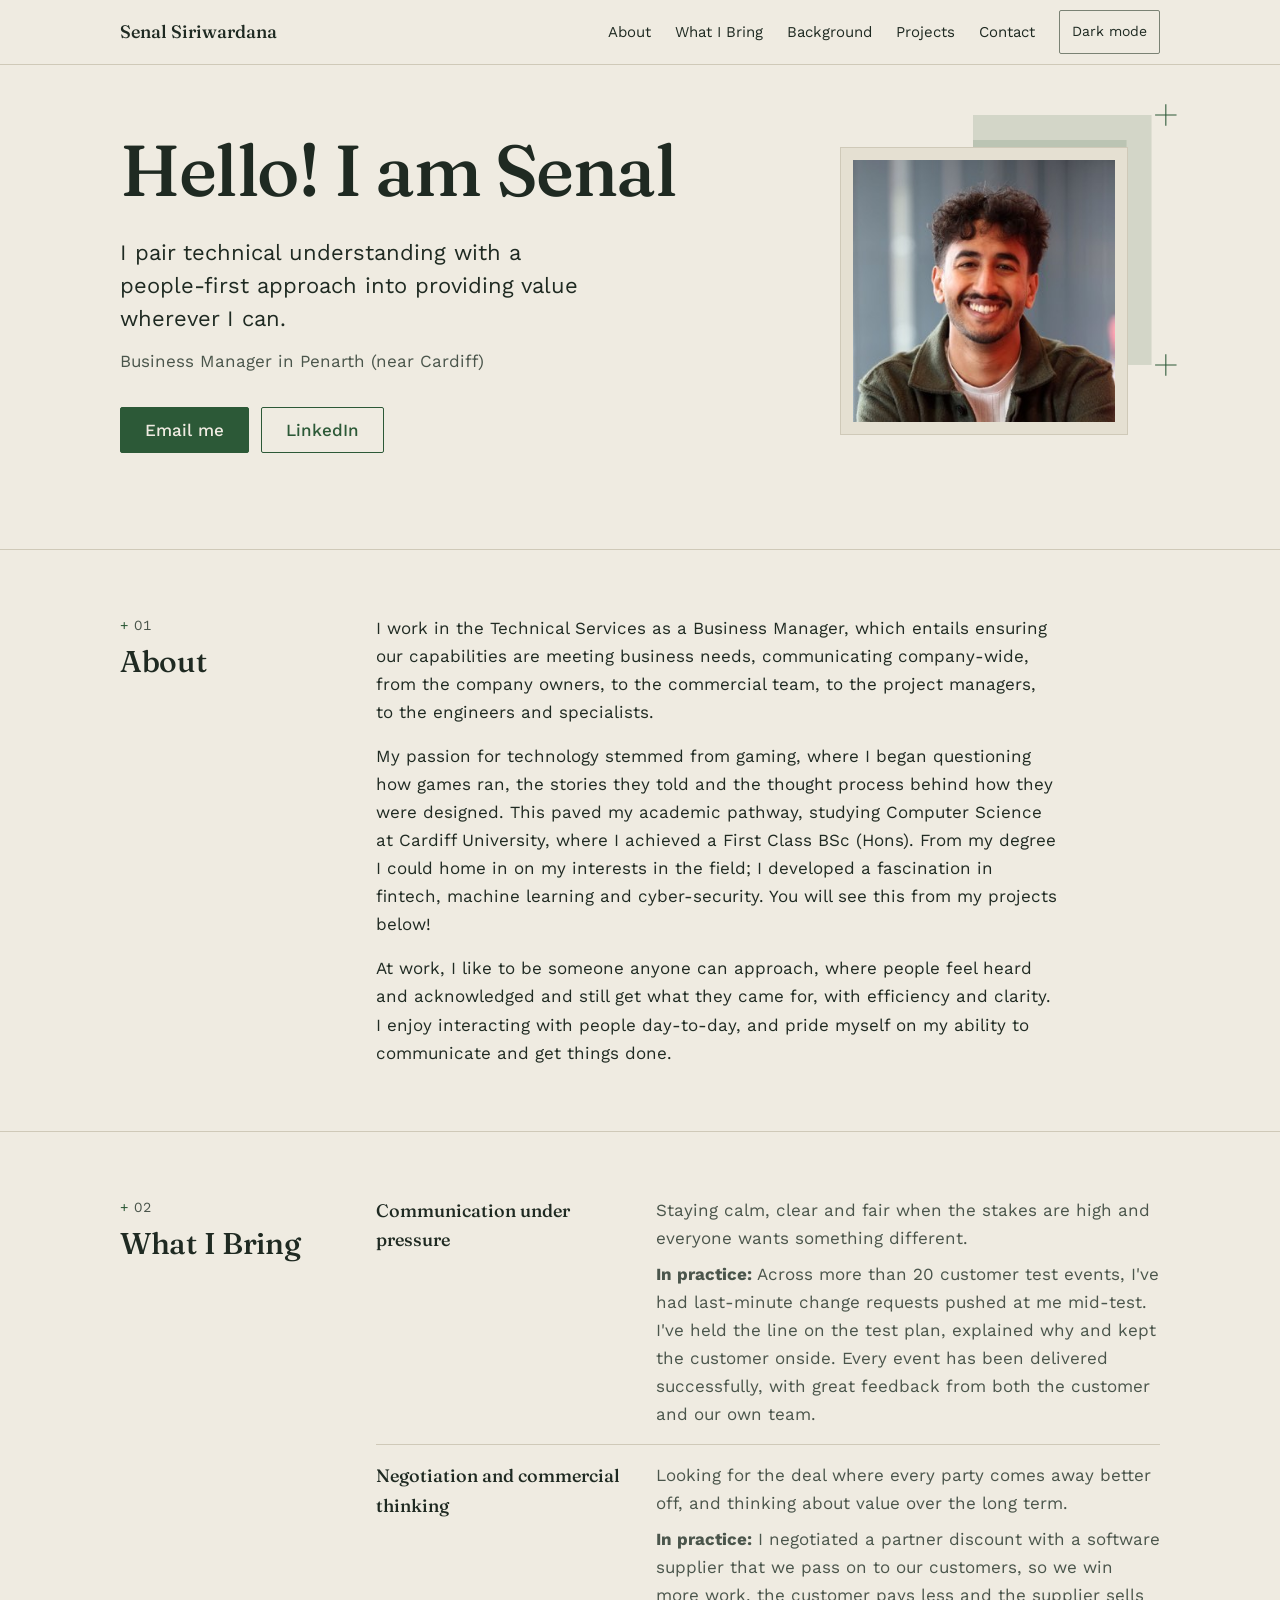
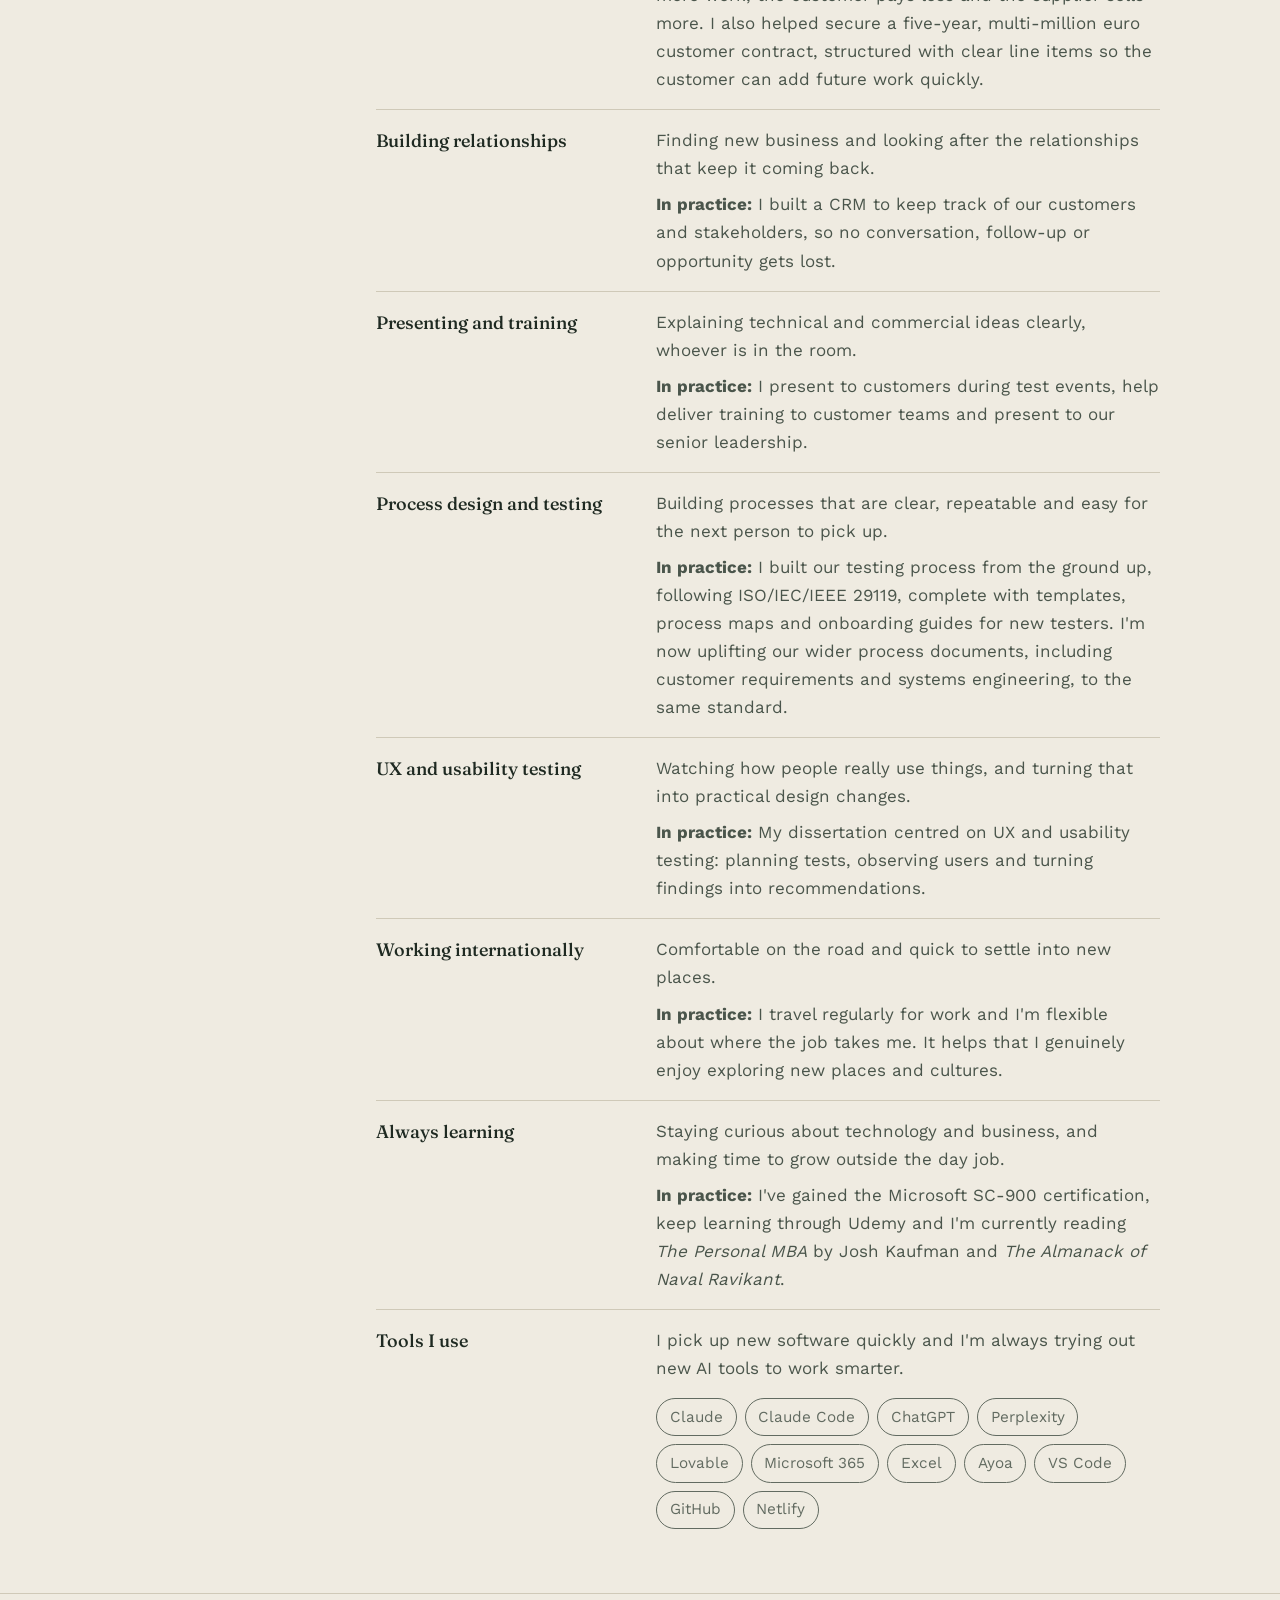
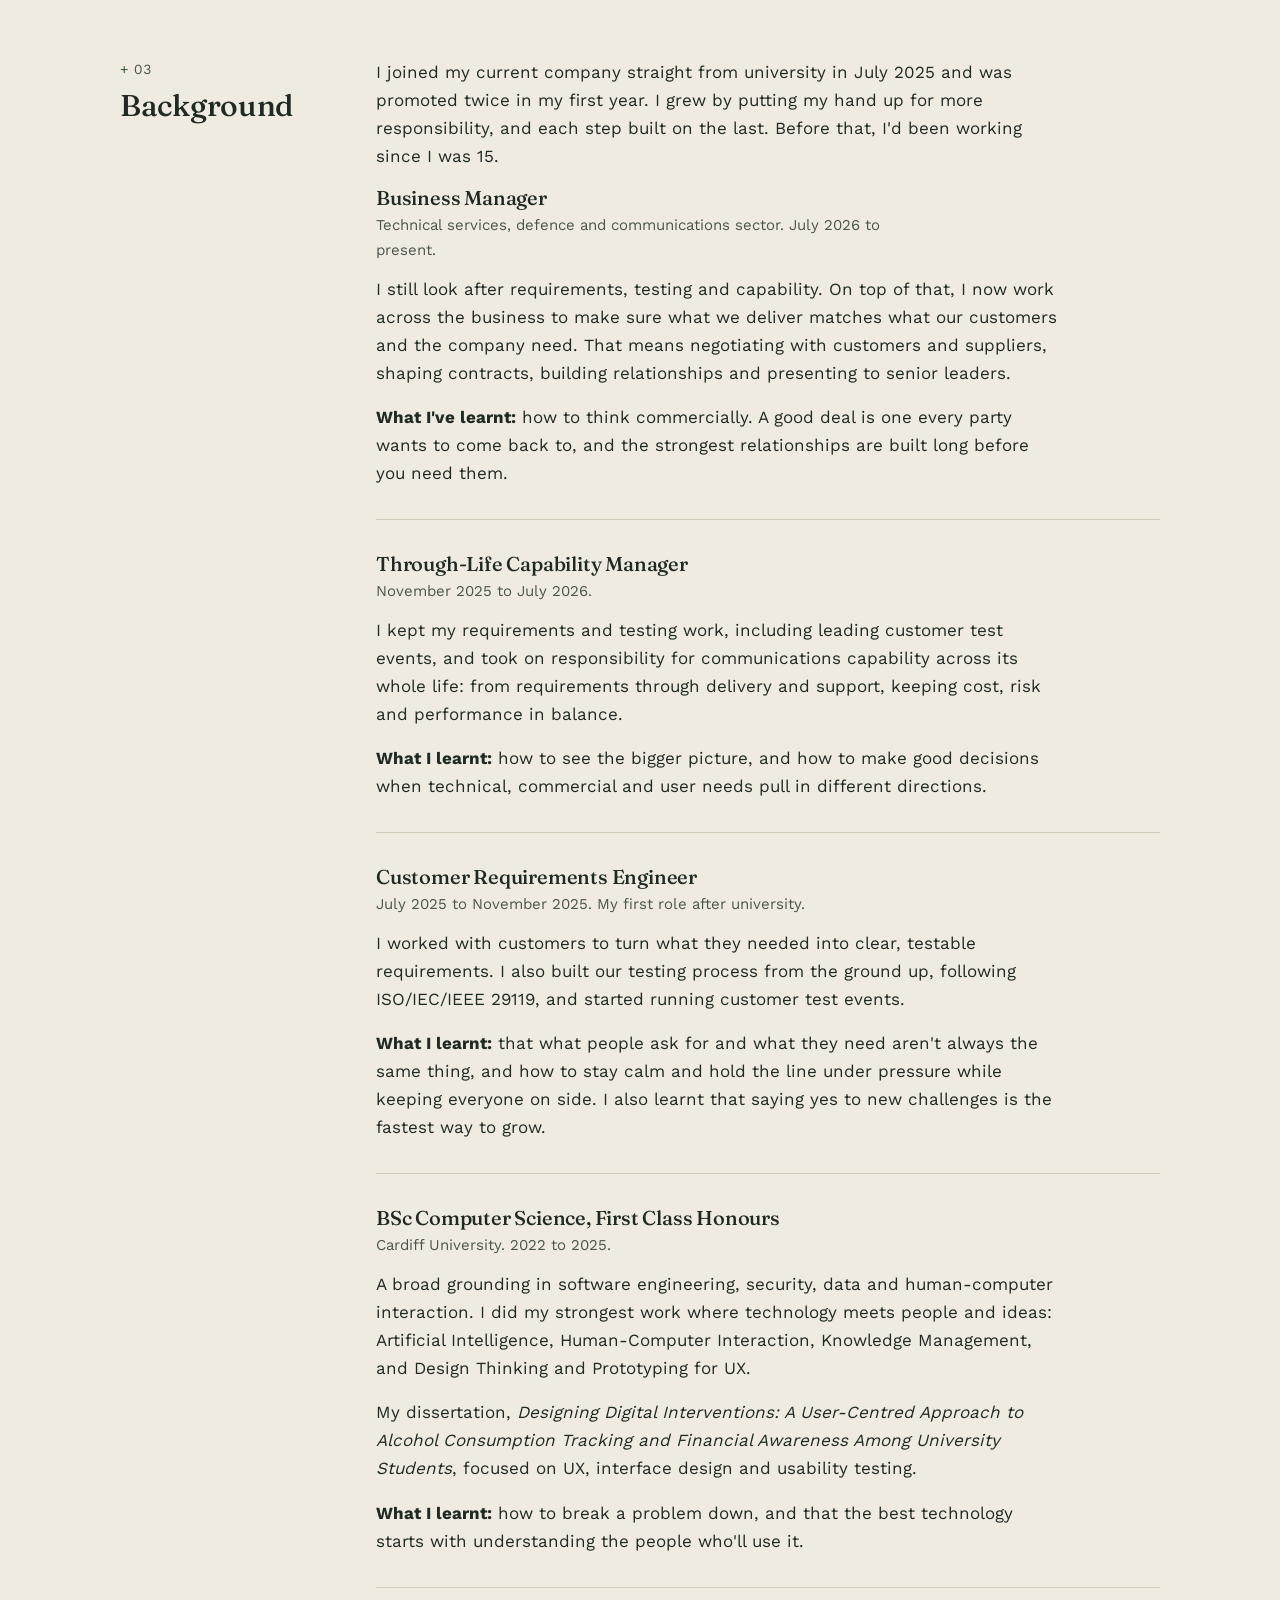
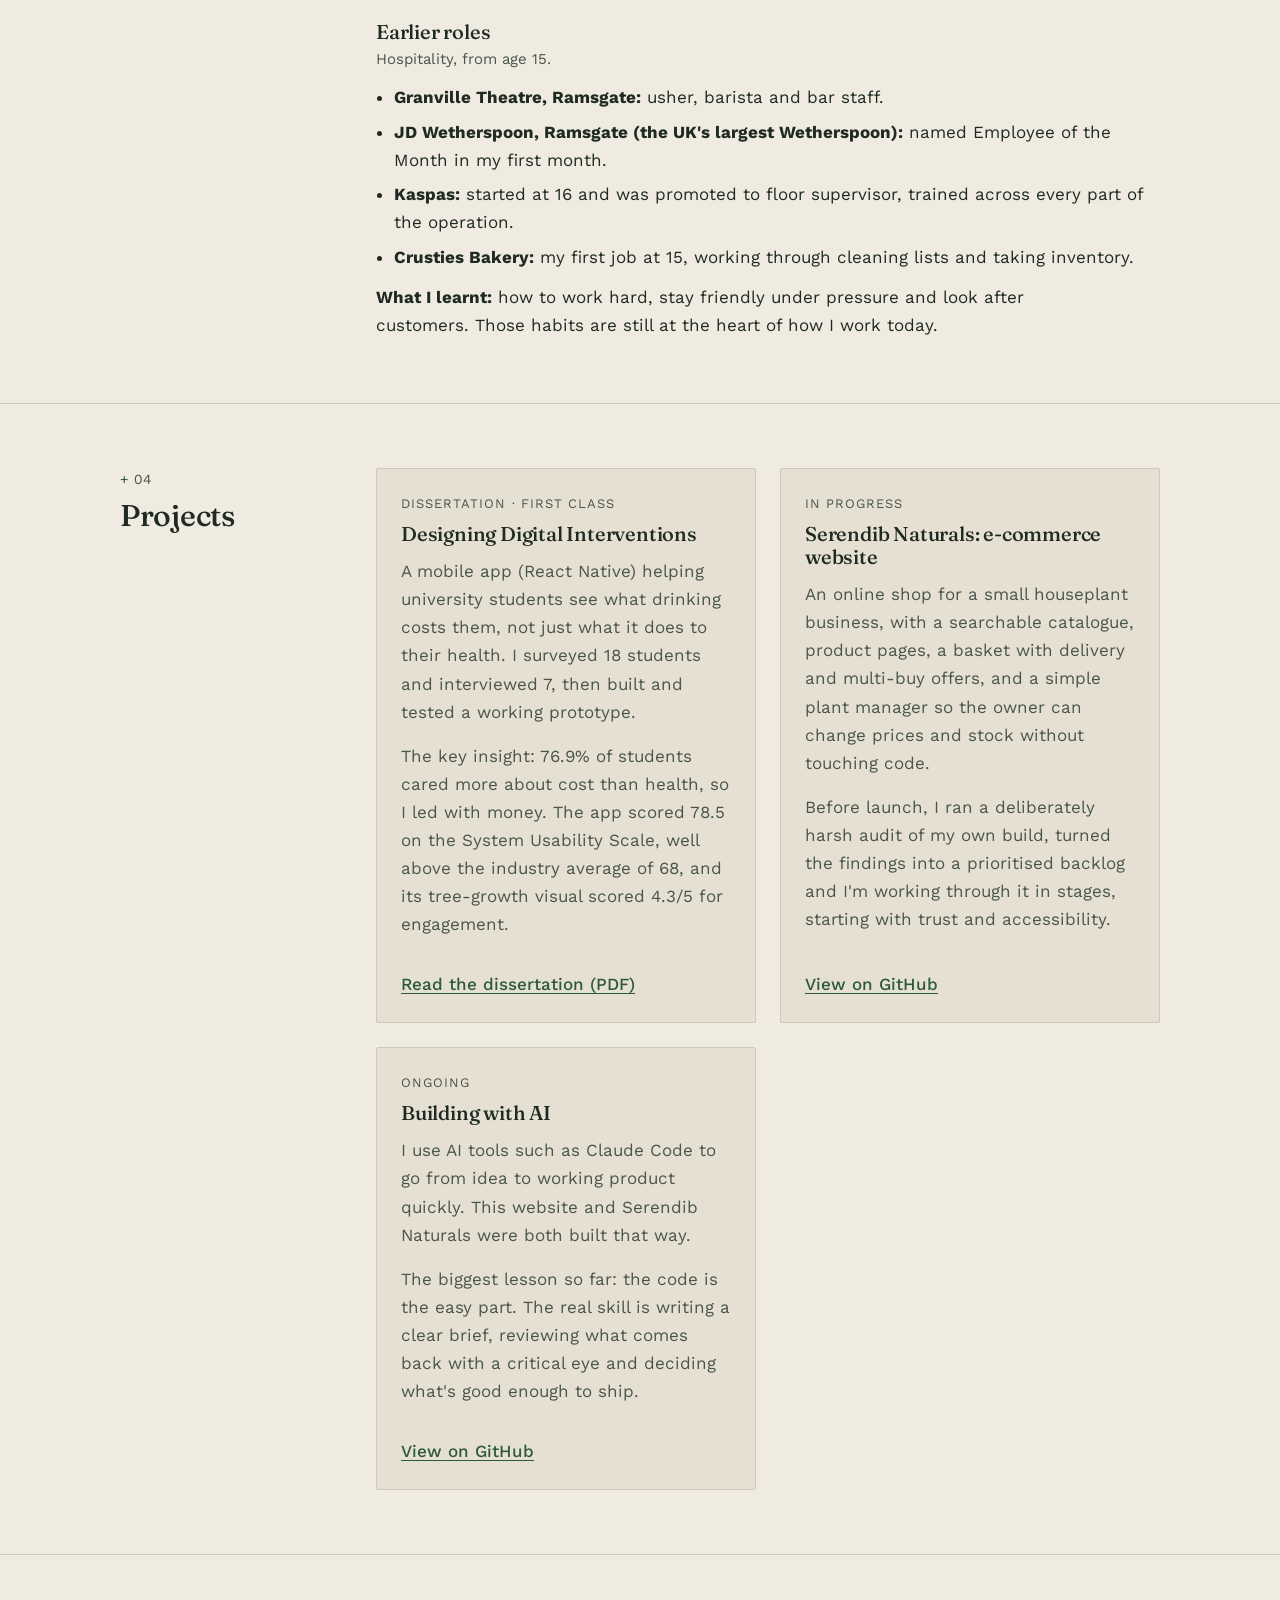
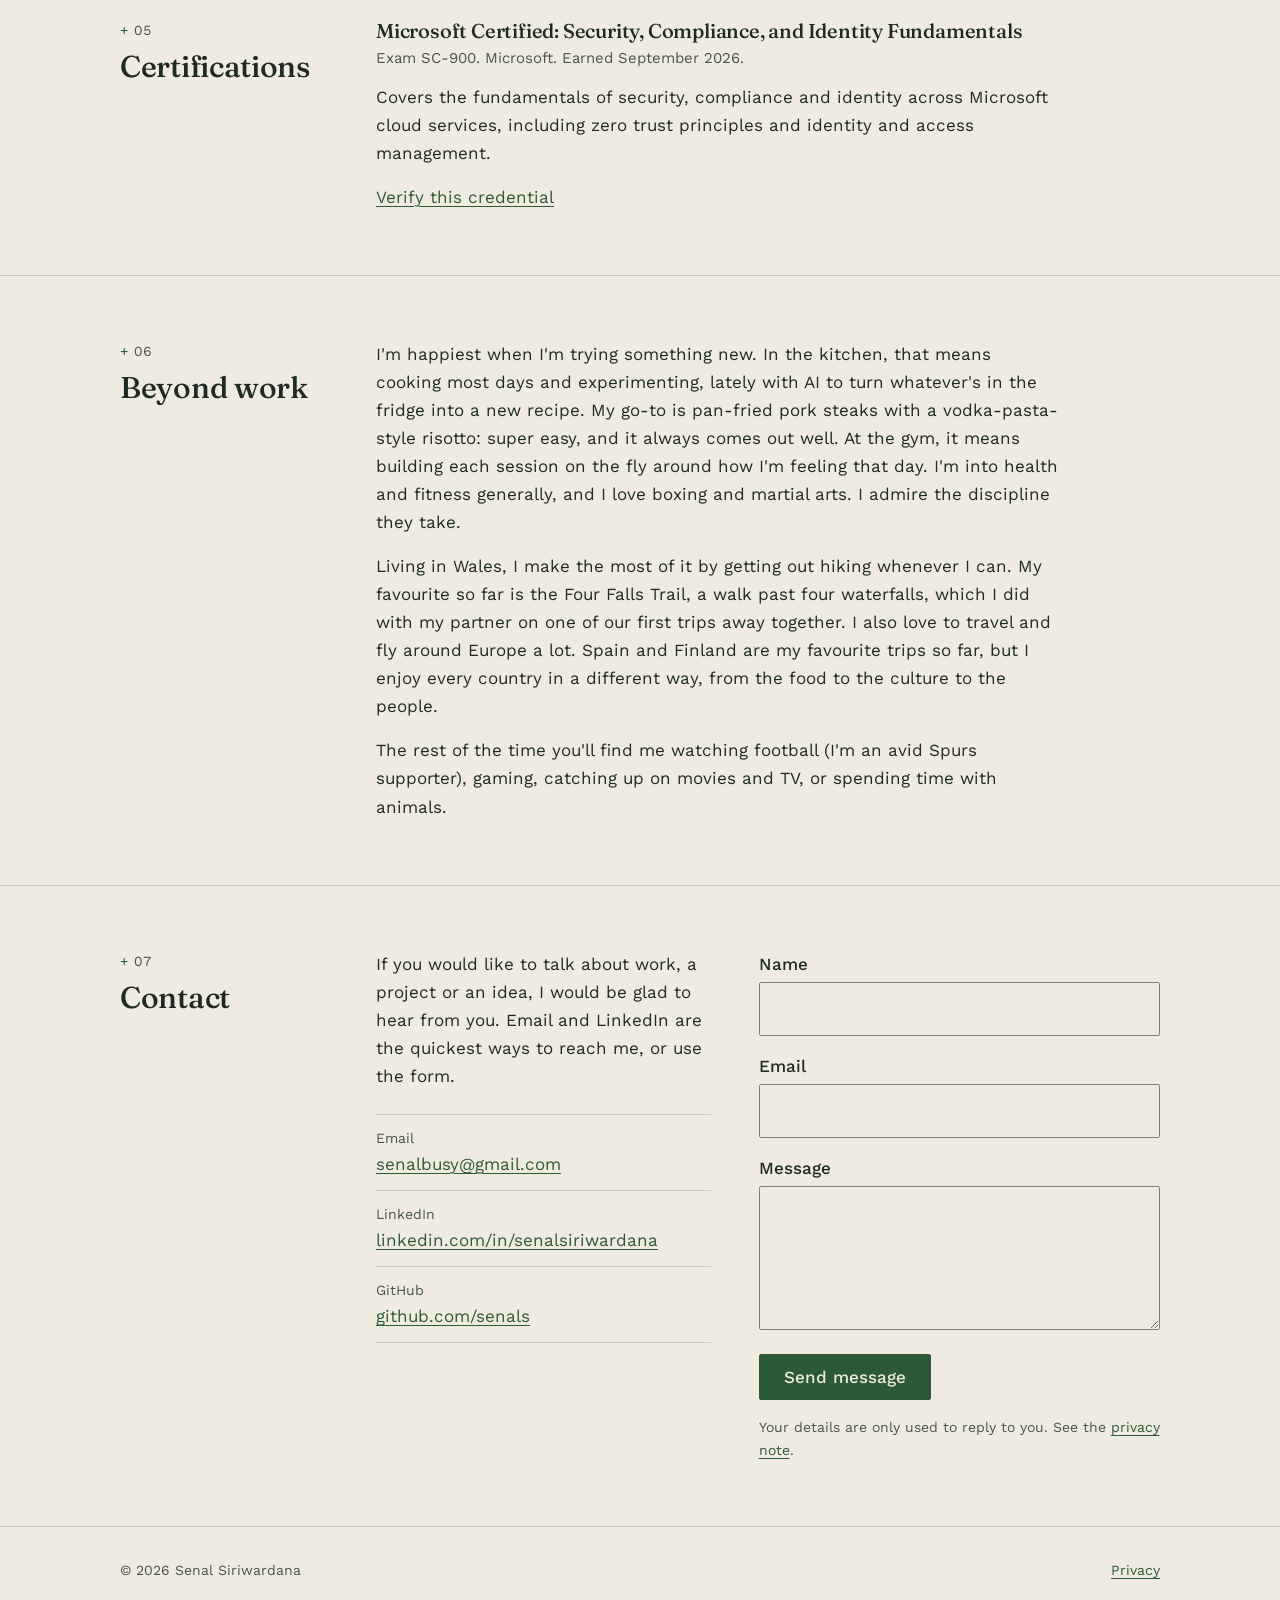
<file: index.html>
<!doctype html>
<html lang="en-GB">
<head>
  <meta charset="utf-8">
  <meta name="viewport" content="width=device-width, initial-scale=1">

  <!-- CONTACT DETAILS (name, email, LinkedIn, GitHub) live in config.js. Edit them there. -->
  <script src="config.js" defer></script>
  <script src="theme.js"></script>

  <title>Senal Siriwardana | Business manager, Cardiff</title>
  <meta name="description" content="Senal Siriwardana is a Business Manager based in Penarth, near Cardiff, with a background in computer science and business.">
  <link rel="canonical" href="https://senalsiriwardana.co.uk/">

  <!-- Social sharing -->
  <meta property="og:type" content="website">
  <meta property="og:site_name" content="Senal Siriwardana">
  <meta property="og:title" content="Senal Siriwardana">
  <meta property="og:description" content="Business Manager based in Penarth, near Cardiff, with a background in computer science and business.">
  <meta property="og:url" content="https://senalsiriwardana.co.uk/">
  <meta property="og:image" content="https://senalsiriwardana.co.uk/assets/img/og.png">
  <meta property="og:image:width" content="1200">
  <meta property="og:image:height" content="630">
  <meta property="og:image:alt" content="Senal Siriwardana, Business Manager, Penarth, Wales">
  <meta property="og:locale" content="en_GB">
  <meta name="twitter:card" content="summary_large_image">

  <link rel="icon" href="favicon.svg" type="image/svg+xml">
  <link rel="apple-touch-icon" href="assets/img/apple-touch-icon.png">
  <meta name="theme-color" content="#EFEBE1" media="(prefers-color-scheme: light)">
  <meta name="theme-color" content="#121A14" media="(prefers-color-scheme: dark)">

  <link rel="preload" href="assets/fonts/fraunces.woff2" as="font" type="font/woff2" crossorigin>
  <link rel="stylesheet" href="styles.css">

  <!-- ==========================================================
       ANALYTICS: GoatCounter (cookieless, no consent banner needed)
       To switch on: create a site at goatcounter.com, replace
       YOURCODE below with your code, then remove the comment
       markers around the script tag.

  <script data-goatcounter="https://YOURCODE.goatcounter.com/count" async src="https://gc.zgo.at/count.js"></script>

       ========================================================== -->
</head>
<body>
  <a class="skip-link" href="#main">Skip to content</a>

  <header class="site-header">
    <div class="wrap">
      <a class="wordmark" href="#top" data-site="name" data-site-text>Senal Siriwardana</a>
      <nav class="site-nav" aria-label="Main">
        <ul>
          <li><a href="#about">About</a></li>
          <li><a href="#skills">What I Bring</a></li>
          <li><a href="#background">Background</a></li>
          <li><a href="#projects">Projects</a></li>
          <li class="nav-keep"><a href="#contact">Contact</a></li>
        </ul>
        <button class="theme-toggle" type="button" data-theme-toggle hidden>Dark mode</button>
      </nav>
    </div>
  </header>

  <main id="main">

    <!-- ============ 1. HERO ============ -->
    <section class="hero" id="top">
      <div class="wrap">
        <div>
          <h1>Hello! I am Senal</h1>
          <p class="hero-lede">I pair technical understanding with a people-first approach into providing value wherever I can.</p>
          <p class="hero-place">Business Manager in Penarth (near Cardiff)</p>
          <div class="actions">
            <a class="button" href="mailto:senalbusy@gmail.com" data-site="email">Email me</a>
            <a class="button button-outline" href="https://www.linkedin.com/in/senalsiriwardana/" data-site="linkedin" rel="noopener">LinkedIn</a>
          </div>
        </div>

        <figure class="plate">
          <svg class="plate-art" viewBox="0 0 100 140" aria-hidden="true" focusable="false">
            <rect x="0" y="0" width="100" height="140" fill="currentColor" opacity=".14"/>
            <rect x="0" y="14" width="86" height="112" fill="currentColor" opacity=".14"/>
            <rect x="0" y="28" width="72" height="84" fill="currentColor" opacity=".14"/>
            <rect x="0" y="42" width="58" height="56" fill="currentColor" opacity=".14"/>
            <g stroke="currentColor" stroke-width="0.6" fill="none">
              <path d="M108 -6v12M102 0h12"/>
              <path d="M108 134v12M102 140h12"/>
            </g>
          </svg>
          <div class="plate-frame">
            <img
              src="assets/img/senal-640.jpg"
              srcset="assets/img/senal-320.jpg 320w, assets/img/senal-640.jpg 640w"
              sizes="(max-width: 44rem) 16rem, (max-width: 56rem) 36vw, 20rem"
              width="640" height="640"
              alt="Senal Siriwardana smiling, wearing a dark green jacket over a white top."
              fetchpriority="high">
          </div>
        </figure>
      </div>
    </section>

    <!-- ============ 2. ABOUT ============ -->
    <section class="section" id="about" aria-labelledby="about-title">
      <div class="wrap">
        <div>
          <span class="section-number" aria-hidden="true">01</span>
          <h2 id="about-title">About</h2>
        </div>
        <div>
          <p>I work in the Technical Services as a Business Manager, which entails ensuring our capabilities are meeting business needs, communicating company-wide, from the company owners, to the commercial team, to the project managers, to the engineers and specialists.</p>
          <p>My passion for technology stemmed from gaming, where I began questioning how games ran, the stories they told and the thought process behind how they were designed. This paved my academic pathway, studying Computer Science at Cardiff University, where I achieved a First Class BSc (Hons). From my degree I could home in on my interests in the field; I developed a fascination in fintech, machine learning and cyber-security. You will see this from my projects below!</p>
          <p>At work, I like to be someone anyone can approach, where people feel heard and acknowledged and still get what they came for, with efficiency and clarity. I enjoy interacting with people day-to-day, and pride myself on my ability to communicate and get things done.</p>
        </div>
      </div>
    </section>

  <!-- ============ 3. SKILLS ============ -->
<section class="section" id="skills" aria-labelledby="skills-title">
  <div class="wrap">
    <div>
      <span class="section-number" aria-hidden="true">02</span>
      <h2 id="skills-title">What I Bring</h2>
    </div>
    <dl class="skills">

      <div>
        <dt>Communication under pressure</dt>
        <dd>
          Staying calm, clear and fair when the stakes are high and everyone wants something different.
          <span class="example"><strong>In practice:</strong> Across more than 20 customer test events, I've had last-minute change requests pushed at me mid-test. I've held the line on the test plan, explained why and kept the customer onside. Every event has been delivered successfully, with great feedback from both the customer and our own team.</span>
        </dd>
      </div>

      <div>
        <dt>Negotiation and commercial thinking</dt>
        <dd>
          Looking for the deal where every party comes away better off, and thinking about value over the long term.
          <span class="example"><strong>In practice:</strong> I negotiated a partner discount with a software supplier that we pass on to our customers, so we win more work, the customer pays less and the supplier sells more. I also helped secure a five-year, multi-million euro customer contract, structured with clear line items so the customer can add future work quickly.</span>
        </dd>
      </div>

      <div>
        <dt>Building relationships</dt>
        <dd>
          Finding new business and looking after the relationships that keep it coming back.
          <span class="example"><strong>In practice:</strong> I built a CRM to keep track of our customers and stakeholders, so no conversation, follow-up or opportunity gets lost.</span>
        </dd>
      </div>

      <div>
        <dt>Presenting and training</dt>
        <dd>
          Explaining technical and commercial ideas clearly, whoever is in the room.
          <span class="example"><strong>In practice:</strong> I present to customers during test events, help deliver training to customer teams and present to our senior leadership.</span>
        </dd>
      </div>

      <div>
        <dt>Process design and testing</dt>
        <dd>
          Building processes that are clear, repeatable and easy for the next person to pick up.
          <span class="example"><strong>In practice:</strong> I built our testing process from the ground up, following ISO/IEC/IEEE 29119, complete with templates, process maps and onboarding guides for new testers. I'm now uplifting our wider process documents, including customer requirements and systems engineering, to the same standard.</span>
        </dd>
      </div>

      <div>
        <dt>UX and usability testing</dt>
        <dd>
          Watching how people really use things, and turning that into practical design changes.
          <span class="example"><strong>In practice:</strong> My dissertation centred on UX and usability testing: planning tests, observing users and turning findings into recommendations.</span>
        </dd>
      </div>

      <div>
        <dt>Working internationally</dt>
        <dd>
          Comfortable on the road and quick to settle into new places.
          <span class="example"><strong>In practice:</strong> I travel regularly for work and I'm flexible about where the job takes me. It helps that I genuinely enjoy exploring new places and cultures.</span>
        </dd>
      </div>

      <div>
        <dt>Always learning</dt>
        <dd>
          Staying curious about technology and business, and making time to grow outside the day job.
          <span class="example"><strong>In practice:</strong> I've gained the Microsoft SC-900 certification, keep learning through Udemy and I'm currently reading <em>The Personal MBA</em> by Josh Kaufman and <em>The Almanack of Naval Ravikant</em>.</span>
        </dd>
      </div>

      <div>
        <dt>Tools I use</dt>
        <dd>
          I pick up new software quickly and I'm always trying out new AI tools to work smarter.
          <ul class="tool-tags">
            <li>Claude</li>
            <li>Claude Code</li>
            <li>ChatGPT</li>
            <li>Perplexity</li>
            <li>Lovable</li>
            <li>Microsoft 365</li>
            <li>Excel</li>
            <li>Ayoa</li>
            <li>VS Code</li>
            <li>GitHub</li>
            <li>Netlify</li>
          </ul>
        </dd>
      </div>

    </dl>
  </div>
</section>

<!-- ============ 4. BACKGROUND ============ -->
    <section class="section" id="background" aria-labelledby="background-title">
      <div class="wrap">
        <div>
          <span class="section-number" aria-hidden="true">03</span>
          <h2 id="background-title">Background</h2>
        </div>
        <div>
          <p class="background-intro">I joined my current company straight from university in July 2025 and was promoted twice in my first year. I grew by putting my hand up for more responsibility, and each step built on the last. Before that, I'd been working since I was 15.</p>

          <article class="entry">
            <h3>Business Manager</h3>
            <p class="entry-meta">Technical services, defence and communications sector. July 2026 to present.</p>
            <p>I still look after requirements, testing and capability. On top of that, I now work across the business to make sure what we deliver matches what our customers and the company need. That means negotiating with customers and suppliers, shaping contracts, building relationships and presenting to senior leaders.</p>
            <p><strong>What I've learnt:</strong> how to think commercially. A good deal is one every party wants to come back to, and the strongest relationships are built long before you need them.</p>
          </article>

          <article class="entry">
            <h3>Through-Life Capability Manager</h3>
            <p class="entry-meta">November 2025 to July 2026.</p>
            <p>I kept my requirements and testing work, including leading customer test events, and took on responsibility for communications capability across its whole life: from requirements through delivery and support, keeping cost, risk and performance in balance.</p>
            <p><strong>What I learnt:</strong> how to see the bigger picture, and how to make good decisions when technical, commercial and user needs pull in different directions.</p>
          </article>

          <article class="entry">
            <h3>Customer Requirements Engineer</h3>
            <p class="entry-meta">July 2025 to November 2025. My first role after university.</p>
            <p>I worked with customers to turn what they needed into clear, testable requirements. I also built our testing process from the ground up, following ISO/IEC/IEEE 29119, and started running customer test events.</p>
            <p><strong>What I learnt:</strong> that what people ask for and what they need aren't always the same thing, and how to stay calm and hold the line under pressure while keeping everyone on side. I also learnt that saying yes to new challenges is the fastest way to grow.</p>
          </article>

          <article class="entry">
            <h3>BSc Computer Science, First Class Honours</h3>
            <p class="entry-meta">Cardiff University. 2022 to 2025.</p>
            <p>A broad grounding in software engineering, security, data and human-computer interaction. I did my strongest work where technology meets people and ideas: Artificial Intelligence, Human-Computer Interaction, Knowledge Management, and Design Thinking and Prototyping for UX.</p>
            <p>My dissertation, <em>Designing Digital Interventions: A User-Centred Approach to Alcohol Consumption Tracking and Financial Awareness Among University Students</em>, focused on UX, interface design and usability testing.</p>
            <p><strong>What I learnt:</strong> how to break a problem down, and that the best technology starts with understanding the people who'll use it.</p>
          </article>

          <article class="entry">
            <h3>Earlier roles</h3>
            <p class="entry-meta">Hospitality, from age 15.</p>
            <ul class="earlier-roles">
              <li><strong>Granville Theatre, Ramsgate:</strong> usher, barista and bar staff.</li>
              <li><strong>JD Wetherspoon, Ramsgate (the UK's largest Wetherspoon):</strong> named Employee of the Month in my first month.</li>
              <li><strong>Kaspas:</strong> started at 16 and was promoted to floor supervisor, trained across every part of the operation.</li>
              <li><strong>Crusties Bakery:</strong> my first job at 15, working through cleaning lists and taking inventory.</li>
            </ul>
            <p><strong>What I learnt:</strong> how to work hard, stay friendly under pressure and look after customers. Those habits are still at the heart of how I work today.</p>
          </article>
        </div>
      </div>
    </section>

    <!-- ============ 5. PROJECTS ============ -->
    <!-- Each card has a link marked PLACEHOLDER LINK. Replace the href, or delete the <a> line if there is nothing to link to yet. -->
    <section class="section" id="projects" aria-labelledby="projects-title">
      <div class="wrap">
        <div>
          <span class="section-number" aria-hidden="true">04</span>
          <h2 id="projects-title">Projects</h2>
        </div>
        <ul class="cards">
          <li>
            <article class="card">
              <p class="card-status">Dissertation · First Class</p>
              <h3>Designing Digital Interventions</h3>
              <p>A mobile app (React Native) helping university students see what drinking costs them, not just what it does to their health. I surveyed 18 students and interviewed 7, then built and tested a working prototype.</p>
              <p>The key insight: 76.9% of students cared more about cost than health, so I led with money. The app scored 78.5 on the System Usability Scale, well above the industry average of 68, and its tree-growth visual scored 4.3/5 for engagement.</p>
              <a class="card-link" href="assets/dissertation.pdf" target="_blank" rel="noopener">Read the dissertation (PDF)</a>
            </article>
          </li>
          <li>
            <article class="card">
              <p class="card-status">In progress</p>
              <h3>Serendib Naturals: e-commerce website</h3>
              <p>An online shop for a small houseplant business, with a searchable catalogue, product pages, a basket with delivery and multi-buy offers, and a simple plant manager so the owner can change prices and stock without touching code.</p>
              <p>Before launch, I ran a deliberately harsh audit of my own build, turned the findings into a prioritised backlog and I'm working through it in stages, starting with trust and accessibility.</p>
              <!-- PLACEHOLDER LINK: replace href with the repo or live site -->
              <a class="card-link" href="https://github.com/senals" rel="noopener">View on GitHub</a>
            </article>
          </li>
          <li>
            <article class="card">
              <p class="card-status">Ongoing</p>
              <h3>Building with AI</h3>
              <p>I use AI tools such as Claude Code to go from idea to working product quickly. This website and Serendib Naturals were both built that way.</p>
              <p>The biggest lesson so far: the code is the easy part. The real skill is writing a clear brief, reviewing what comes back with a critical eye and deciding what's good enough to ship.</p>
              <!-- PLACEHOLDER LINK: replace href with a repo or write-up -->
              <a class="card-link" href="https://github.com/senals" rel="noopener">View on GitHub</a>
            </article>
          </li>
        </ul>
      </div>
    </section>

    <!-- ============ 6. CERTIFICATIONS ============ -->
    <section class="section" id="certifications" aria-labelledby="certifications-title">
      <div class="wrap">
        <div>
          <span class="section-number" aria-hidden="true">05</span>
          <h2 id="certifications-title">Certifications</h2>
        </div>
        <div>
          <article class="entry">
            <h3>Microsoft Certified: Security, Compliance, and Identity Fundamentals</h3>
            <p class="entry-meta">Exam SC-900. Microsoft. Earned September 2026.</p>
            <p>Covers the fundamentals of security, compliance and identity across Microsoft cloud services, including zero trust principles and identity and access management.</p>
            <p><a href="https://learn.microsoft.com/en-us/users/senalsiriwardana-7171/credentials/certification/security-compliance-and-identity-fundamentals?tab=credentials-tab" target="_blank" rel="noopener">Verify this credential</a></p>
          </article>
        </div>
      </div>
    </section>

    <!-- ============ 7. BEYOND WORK ============ -->
    <section class="section" id="beyond" aria-labelledby="beyond-title">
      <div class="wrap">
        <div>
          <span class="section-number" aria-hidden="true">06</span>
          <h2 id="beyond-title">Beyond work</h2>
        </div>
        <div>
          <p>I'm happiest when I'm trying something new. In the kitchen, that means cooking most days and experimenting, lately with AI to turn whatever's in the fridge into a new recipe. My go-to is pan-fried pork steaks with a vodka-pasta-style risotto: super easy, and it always comes out well. At the gym, it means building each session on the fly around how I'm feeling that day. I'm into health and fitness generally, and I love boxing and martial arts. I admire the discipline they take.</p>
          <p>Living in Wales, I make the most of it by getting out hiking whenever I can. My favourite so far is the Four Falls Trail, a walk past four waterfalls, which I did with my partner on one of our first trips away together. I also love to travel and fly around Europe a lot. Spain and Finland are my favourite trips so far, but I enjoy every country in a different way, from the food to the culture to the people.</p>
          <p>The rest of the time you'll find me watching football (I'm an avid Spurs supporter), gaming, catching up on movies and TV, or spending time with animals.</p>
        </div>
      </div>
    </section>

    <!-- ============ 8. CONTACT ============ -->
    <section class="section" id="contact" aria-labelledby="contact-title">
      <div class="wrap">
        <div>
          <span class="section-number" aria-hidden="true">07</span>
          <h2 id="contact-title">Contact</h2>
        </div>
        <div class="contact-grid">
          <div>
            <p>If you would like to talk about work, a project or an idea, I would be glad to hear from you. Email and LinkedIn are the quickest ways to reach me, or use the form.</p>
            <ul class="contact-list">
              <li><span>Email</span> <a href="mailto:senalbusy@gmail.com" data-site="email" data-site-text>senalbusy@gmail.com</a></li>
              <li><span>LinkedIn</span> <a href="https://www.linkedin.com/in/senalsiriwardana/" data-site="linkedin" data-site-text rel="noopener">linkedin.com/in/senalsiriwardana</a></li>
              <li><span>GitHub</span> <a href="https://github.com/senals" data-site="github" data-site-text rel="noopener">github.com/senals</a></li>
            </ul>
          </div>

          <!-- Netlify Forms: Netlify detects this form at deploy time. Keep the name, data-netlify and honeypot attributes. -->
          <form name="contact" method="POST" action="/thank-you" data-netlify="true" netlify-honeypot="bot-field">
            <input type="hidden" name="form-name" value="contact">
            <p class="hp">
              <label>Leave this field empty: <input name="bot-field" tabindex="-1" autocomplete="off"></label>
            </p>
            <div class="field">
              <label for="name">Name</label>
              <input id="name" name="name" type="text" autocomplete="name" required maxlength="100">
            </div>
            <div class="field">
              <label for="email">Email</label>
              <input id="email" name="email" type="email" autocomplete="email" required maxlength="200">
            </div>
            <div class="field">
              <label for="message">Message</label>
              <textarea id="message" name="message" required maxlength="4000"></textarea>
            </div>
            <button class="button" type="submit">Send message</button>
            <p class="small form-note">Your details are only used to reply to you. See the <a href="privacy.html">privacy note</a>.</p>
          </form>
        </div>
      </div>
    </section>

  </main>

  <footer class="site-footer">
    <div class="wrap">
      <p class="small">&copy; <span data-year>2026</span> <span data-site="name" data-site-text>Senal Siriwardana</span></p>
      <p class="small"><a href="privacy.html">Privacy</a></p>
    </div>
  </footer>

  <script src="main.js" defer></script>
</body>
</html>
</file>
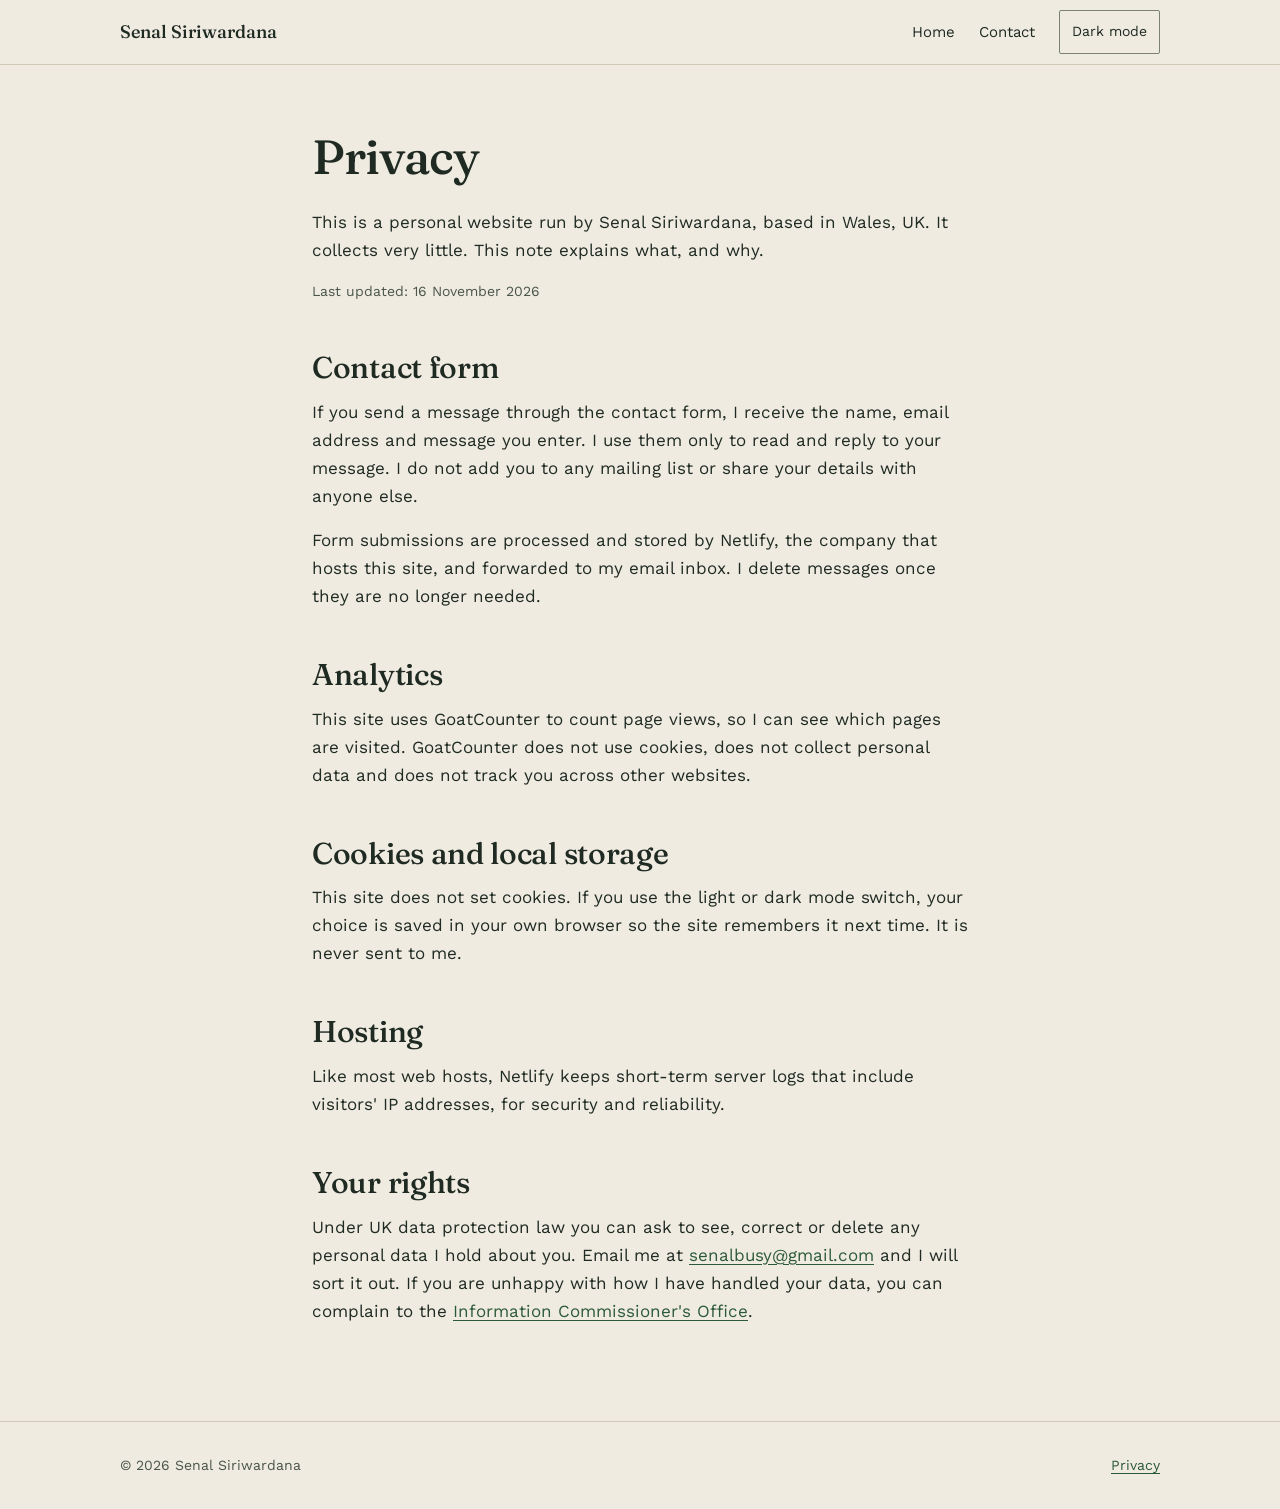
<file: privacy.html>
<!doctype html>
<html lang="en-GB">
<head>
  <meta charset="utf-8">
  <meta name="viewport" content="width=device-width, initial-scale=1">
  <script src="/config.js" defer></script>
  <script src="/theme.js"></script>
  <title>Privacy | Senal Siriwardana</title>
  <meta name="description" content="How senalsiriwardana.co.uk handles contact form messages and analytics.">
  <link rel="canonical" href="https://senalsiriwardana.co.uk/privacy.html">
  <link rel="icon" href="/favicon.svg" type="image/svg+xml">
  <link rel="apple-touch-icon" href="/assets/img/apple-touch-icon.png">
  <link rel="stylesheet" href="/styles.css">
</head>
<body>
  <a class="skip-link" href="#main">Skip to content</a>

  <header class="site-header">
    <div class="wrap">
      <a class="wordmark" href="/" data-site="name" data-site-text>Senal Siriwardana</a>
      <nav class="site-nav" aria-label="Main">
        <ul>
          <li class="nav-keep"><a href="/">Home</a></li>
          <li class="nav-keep"><a href="/#contact">Contact</a></li>
        </ul>
        <button class="theme-toggle" type="button" data-theme-toggle hidden>Dark mode</button>
      </nav>
    </div>
  </header>

  <main id="main" class="page">
    <div class="wrap">
      <h1>Privacy</h1>
      <p>This is a personal website run by Senal Siriwardana, based in Wales, UK. It collects very little. This note explains what, and why.</p>
      <p class="small">Last updated: 16 November 2026</p>

      <h2>Contact form</h2>
      <p>If you send a message through the contact form, I receive the name, email address and message you enter. I use them only to read and reply to your message. I do not add you to any mailing list or share your details with anyone else.</p>
      <p>Form submissions are processed and stored by Netlify, the company that hosts this site, and forwarded to my email inbox. I delete messages once they are no longer needed.</p>

      <h2>Analytics</h2>
      <p>This site uses GoatCounter to count page views, so I can see which pages are visited. GoatCounter does not use cookies, does not collect personal data and does not track you across other websites.</p>

      <h2>Cookies and local storage</h2>
      <p>This site does not set cookies. If you use the light or dark mode switch, your choice is saved in your own browser so the site remembers it next time. It is never sent to me.</p>

      <h2>Hosting</h2>
      <p>Like most web hosts, Netlify keeps short-term server logs that include visitors' IP addresses, for security and reliability.</p>

      <h2>Your rights</h2>
      <p>Under UK data protection law you can ask to see, correct or delete any personal data I hold about you. Email me at <a href="mailto:senalbusy@gmail.com" data-site="email" data-site-text>senalbusy@gmail.com</a> and I will sort it out. If you are unhappy with how I have handled your data, you can complain to the <a href="https://ico.org.uk/make-a-complaint/" rel="noopener">Information Commissioner's Office</a>.</p>
    </div>
  </main>

  <footer class="site-footer">
    <div class="wrap">
      <p class="small">&copy; <span data-year>2026</span> <span data-site="name" data-site-text>Senal Siriwardana</span></p>
      <p class="small"><a href="/privacy.html">Privacy</a></p>
    </div>
  </footer>

  <script src="/main.js" defer></script>
</body>
</html>
</file>
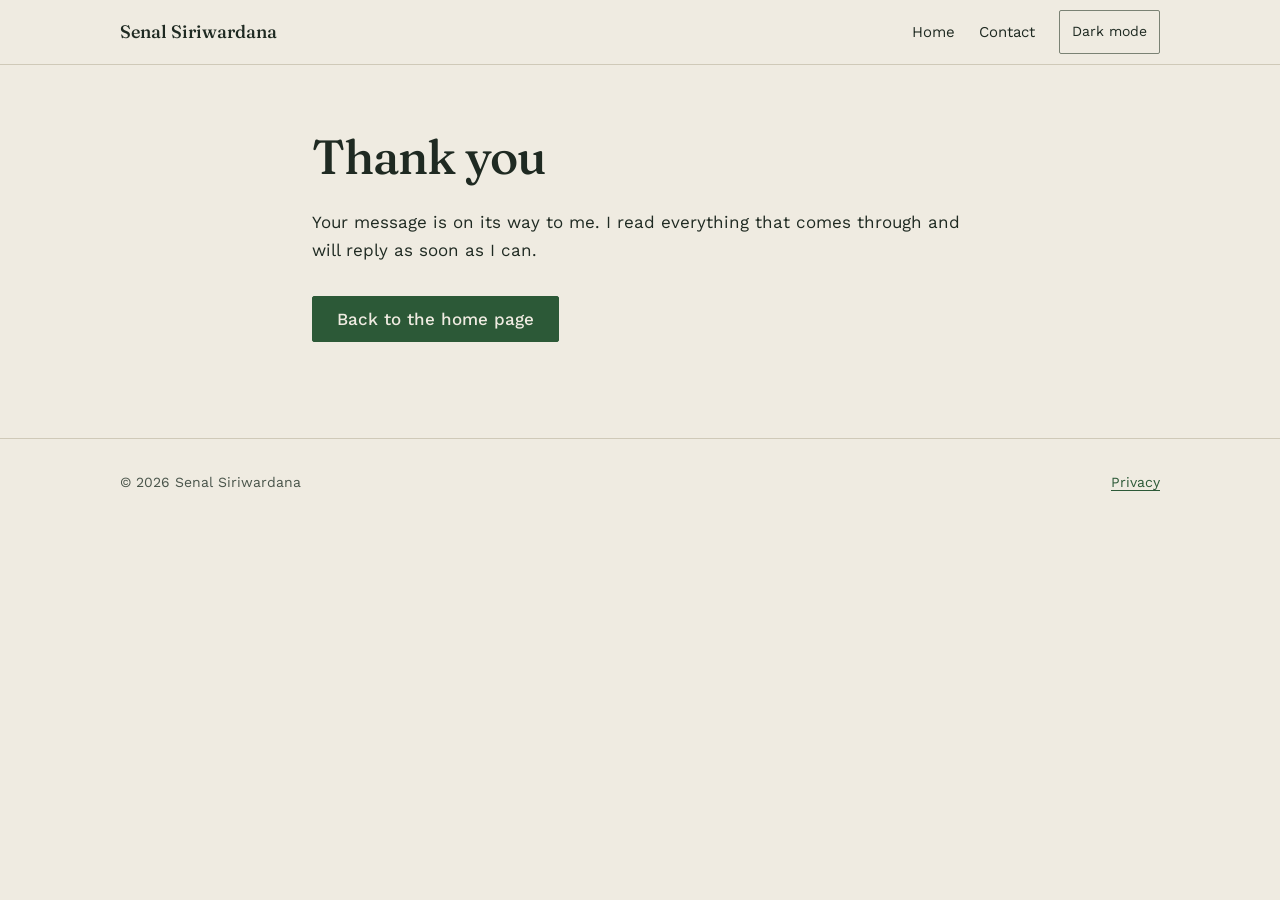
<file: thank-you.html>
<!doctype html>
<html lang="en-GB">
<head>
  <meta charset="utf-8">
  <meta name="viewport" content="width=device-width, initial-scale=1">
  <script src="/config.js" defer></script>
  <script src="/theme.js"></script>
  <title>Thank you | Senal Siriwardana</title>
  <meta name="description" content="Your message has been sent.">
  <meta name="robots" content="noindex">
  <link rel="icon" href="/favicon.svg" type="image/svg+xml">
  <link rel="apple-touch-icon" href="/assets/img/apple-touch-icon.png">
  <link rel="stylesheet" href="/styles.css">
</head>
<body>
  <a class="skip-link" href="#main">Skip to content</a>

  <header class="site-header">
    <div class="wrap">
      <a class="wordmark" href="/" data-site="name" data-site-text>Senal Siriwardana</a>
      <nav class="site-nav" aria-label="Main">
        <ul>
          <li class="nav-keep"><a href="/">Home</a></li>
          <li class="nav-keep"><a href="/#contact">Contact</a></li>
        </ul>
        <button class="theme-toggle" type="button" data-theme-toggle hidden>Dark mode</button>
      </nav>
    </div>
  </header>

  <main id="main" class="page">
    <div class="wrap">
      <h1>Thank you</h1>
      <p>Your message is on its way to me. I read everything that comes through and will reply as soon as I can.</p>
      <div class="actions">
        <a class="button" href="/">Back to the home page</a>
      </div>
    </div>
  </main>

  <footer class="site-footer">
    <div class="wrap">
      <p class="small">&copy; <span data-year>2026</span> <span data-site="name" data-site-text>Senal Siriwardana</span></p>
      <p class="small"><a href="/privacy.html">Privacy</a></p>
    </div>
  </footer>

  <script src="/main.js" defer></script>
</body>
</html>
</file>
<file: styles.css>
/* ==========================================================
   Senal Siriwardana: portfolio styles
   Contents: fonts, tokens (colours, spacing), base, layout,
   header, hero, sections, components, footer, simple pages
   ========================================================== */

/* ---------- Fonts (self-hosted, no third-party requests) ---------- */
@font-face {
  font-family: "Fraunces";
  src: url("assets/fonts/fraunces.woff2") format("woff2");
  font-weight: 100 900;
  font-style: normal;
  font-display: swap;
}
@font-face {
  font-family: "Work Sans";
  src: url("assets/fonts/worksans.woff2") format("woff2");
  font-weight: 100 900;
  font-style: normal;
  font-display: swap;
}

/* ---------- Tokens ---------- */
:root {
  /* Light theme: warm paper and deep green */
  --bg: #EFEBE1;
  --surface: #E5E0D2;
  --text: #1F2A22;
  --muted: #4A554B;
  --accent: #2C5937;
  --on-accent: #EFEBE1;
  --rule: #CFC9B8;
  --field-border: #7A8274;

  --font-display: "Fraunces", Georgia, "Times New Roman", serif;
  --font-body: "Work Sans", system-ui, -apple-system, "Segoe UI", sans-serif;

  /* One spacing scale, used everywhere */
  --space-1: 0.25rem;
  --space-2: 0.5rem;
  --space-3: 0.75rem;
  --space-4: 1rem;
  --space-5: 1.5rem;
  --space-6: 2rem;
  --space-7: 3rem;
  --space-8: 4rem;
  --space-9: 6rem;

  --radius: 2px;
  --page: 68rem;
  color-scheme: light;
}

/* Dark theme: deep grass green and off-white */
:root[data-theme="dark"] {
  --bg: #121A14;
  --surface: #1A251D;
  --text: #E8E4D8;
  --muted: #A9B3A6;
  --accent: #9CC29A;
  --on-accent: #121A14;
  --rule: #2E3B31;
  --field-border: #6F7C70;
  color-scheme: dark;
}

/* Same dark values for visitors without JavaScript */
@media (prefers-color-scheme: dark) {
  :root:not([data-theme]) {
    --bg: #121A14;
    --surface: #1A251D;
    --text: #E8E4D8;
    --muted: #A9B3A6;
    --accent: #9CC29A;
    --on-accent: #121A14;
    --rule: #2E3B31;
    --field-border: #6F7C70;
    color-scheme: dark;
  }
}

/* ---------- Base ---------- */
*, *::before, *::after { box-sizing: border-box; }

html { scroll-behavior: smooth; -webkit-text-size-adjust: 100%; }
@media (prefers-reduced-motion: reduce) {
  html { scroll-behavior: auto; }
  * { transition: none !important; }
}

body {
  margin: 0;
  background: var(--bg);
  color: var(--text);
  font-family: var(--font-body);
  font-size: 1.0625rem;
  line-height: 1.65;
}

h1, h2, h3 {
  font-family: var(--font-display);
  font-weight: 500;
  line-height: 1.15;
  margin: 0;
  letter-spacing: -0.01em;
}
h1 { font-size: clamp(2.5rem, 7vw, 4.5rem); letter-spacing: -0.02em; }
h2 { font-size: clamp(1.5rem, 3vw, 1.875rem); }
h3 { font-size: 1.25rem; }

p { margin: 0 0 var(--space-4); max-width: 62ch; }
p:last-child { margin-bottom: 0; }

a { color: var(--accent); text-underline-offset: 0.2em; text-decoration-thickness: 1px; }
a:hover { text-decoration-thickness: 2px; }

:focus-visible {
  outline: 2px solid var(--accent);
  outline-offset: 3px;
  border-radius: var(--radius);
}

img { max-width: 100%; height: auto; display: block; }

.wrap {
  width: 100%;
  max-width: var(--page);
  margin: 0 auto;
  padding: 0 var(--space-5);
}

.skip-link {
  position: absolute;
  left: var(--space-4);
  top: -4rem;
  background: var(--accent);
  color: var(--on-accent);
  padding: var(--space-2) var(--space-4);
  z-index: 10;
}
.skip-link:focus { top: var(--space-4); }

.visually-hidden {
  position: absolute;
  width: 1px; height: 1px;
  overflow: hidden;
  clip-path: inset(50%);
  white-space: nowrap;
}

.small { font-size: 0.875rem; color: var(--muted); }

/* ---------- Header ---------- */
.site-header { border-bottom: 1px solid var(--rule); }
.site-header .wrap {
  display: flex;
  align-items: center;
  justify-content: space-between;
  gap: var(--space-5);
  min-height: 4rem;
}
.wordmark {
  font-family: var(--font-display);
  font-size: 1.125rem;
  font-weight: 500;
  color: var(--text);
  text-decoration: none;
  white-space: nowrap;
}
.wordmark:hover { text-decoration: underline; }

.site-nav { display: flex; align-items: center; gap: var(--space-5); }
.site-nav ul {
  display: flex;
  gap: var(--space-5);
  list-style: none;
  margin: 0;
  padding: 0;
}
.site-nav a {
  color: var(--text);
  text-decoration: none;
  font-size: 0.9375rem;
  padding: var(--space-2) 0;
  display: inline-block;
}
.site-nav a:hover { color: var(--accent); text-decoration: underline; }

.theme-toggle {
  font: inherit;
  font-size: 0.875rem;
  color: var(--text);
  background: transparent;
  border: 1px solid var(--field-border);
  border-radius: var(--radius);
  padding: var(--space-2) var(--space-3);
  min-height: 2.75rem;
  cursor: pointer;
  white-space: nowrap;
}
.theme-toggle:hover { background: var(--text); color: var(--bg); border-color: var(--text); }

@media (max-width: 46rem) {
  .site-nav li:not(.nav-keep) { display: none; }
}
@media (max-width: 26rem) {
  .site-header .wrap { gap: var(--space-3); }
  .site-nav { gap: var(--space-4); }
  .site-nav ul { display: none; }
}

/* ---------- Hero ---------- */
.hero { padding: var(--space-8) 0 var(--space-9); }
.hero .wrap {
  display: grid;
  grid-template-columns: minmax(0, 1fr) min(20rem, 36vw);
  gap: var(--space-8);
  align-items: center;
}
.hero-lede {
  font-size: clamp(1.125rem, 2.2vw, 1.375rem);
  line-height: 1.5;
  margin: var(--space-5) 0 var(--space-3);
  max-width: 34ch;
}
.hero-place { color: var(--muted); margin-bottom: var(--space-6); }

.actions { display: flex; flex-wrap: wrap; gap: var(--space-3); }

.button {
  display: inline-flex;
  align-items: center;
  justify-content: center;
  min-height: 2.75rem;
  padding: var(--space-2) var(--space-5);
  font: inherit;
  font-weight: 500;
  text-decoration: none;
  border-radius: var(--radius);
  border: 1px solid var(--accent);
  background: var(--accent);
  color: var(--on-accent);
  cursor: pointer;
}
.button:hover { background: var(--text); border-color: var(--text); color: var(--bg); text-decoration: none; }
.button:active { transform: translateY(1px); }
.button-outline { background: transparent; color: var(--accent); }

/* Photo plate: framed print with stepped rectangles behind it */
.plate {
  position: relative;
  isolation: isolate;
  margin: 0 var(--space-6) 0 0;
}
.plate-frame {
  background: var(--surface);
  border: 1px solid var(--rule);
  padding: var(--space-3);
}
.plate img { width: 100%; aspect-ratio: 1 / 1; object-fit: cover; }
.plate-art {
  position: absolute;
  z-index: -1;
  top: calc(-1 * var(--space-6));
  right: calc(-1 * var(--space-5));
  width: 62%;
  height: auto;
  color: var(--accent);
  overflow: visible;
}

@media (max-width: 44rem) {
  .hero { padding: var(--space-7) 0 var(--space-8); }
  .hero .wrap { grid-template-columns: 1fr; gap: var(--space-7); }
  .plate { order: -1; width: min(72%, 16rem); margin-top: var(--space-6); }
}

/* ---------- Sections ---------- */
.section { border-top: 1px solid var(--rule); padding: var(--space-8) 0; }
.section .wrap {
  display: grid;
  grid-template-columns: 13rem minmax(0, 1fr);
  gap: var(--space-6) var(--space-7);
}
.section-number {
  display: block;
  font-size: 0.875rem;
  color: var(--muted);
  font-variant-numeric: tabular-nums;
  letter-spacing: 0.08em;
  margin-bottom: var(--space-2);
}
.section-number::before { content: "+ "; color: var(--accent); }

@media (max-width: 52rem) {
  .section { padding: var(--space-7) 0; }
  .section .wrap { grid-template-columns: 1fr; gap: var(--space-5); }
}

/* Skills: ruled list */
.skills { margin: 0; }
.skills > div {
  display: grid;
  grid-template-columns: 16rem minmax(0, 1fr);
  gap: var(--space-2) var(--space-5);
  padding: var(--space-4) 0;
  border-bottom: 1px solid var(--rule);
}
.skills > div:first-child { padding-top: 0; }
.skills > div:last-child { border-bottom: 0; padding-bottom: 0; }
.skills dt { font-family: var(--font-display); font-size: 1.125rem; font-weight: 500; }
.skills dd { margin: 0; color: var(--muted); }
/* "In practice" sits on its own line beneath the skill description */
.skills .example { display: block; margin-top: var(--space-2); }
@media (max-width: 40rem) {
  .skills > div { grid-template-columns: 1fr; }
}

/* Skills: tools I use */
.tools { margin-top: 2.5rem; }
.tools h3 { margin-bottom: 0.5rem; }
.tool-tags {
  list-style: none;
  padding: 0;
  margin: 1rem 0 0;
  display: flex;
  flex-wrap: wrap;
  gap: 0.5rem;
}
.tool-tags li {
  padding: 0.35rem 0.8rem;
  border: 1px solid currentColor;
  border-radius: 999px;
  font-size: 0.9em;
  opacity: 0.85;
}

/* Background: entries */
.entry + .entry { margin-top: var(--space-6); padding-top: var(--space-6); border-top: 1px solid var(--rule); }
.entry-meta { color: var(--muted); font-size: 0.9375rem; margin: var(--space-1) 0 var(--space-3); }
.earlier-roles { padding-left: 1.1rem; margin: 0.75rem 0; }
.earlier-roles li { margin-bottom: 0.4rem; }

/* Projects: cards */
.cards {
  display: grid;
  grid-template-columns: repeat(2, minmax(0, 1fr));
  gap: var(--space-5);
  list-style: none;
  margin: 0;
  padding: 0;
}
.card {
  display: flex;
  flex-direction: column;
  height: 100%;
  background: var(--surface);
  border: 1px solid var(--rule);
  border-radius: var(--radius);
  padding: var(--space-5);
}
.card-status {
  font-size: 0.8125rem;
  letter-spacing: 0.08em;
  text-transform: uppercase;
  color: var(--muted);
  margin-bottom: var(--space-2);
}
.card h3 { margin-bottom: var(--space-3); }
.card p { color: var(--muted); }
.card-link { margin-top: auto; padding-top: var(--space-4); font-weight: 500; }
@media (max-width: 40rem) {
  .cards { grid-template-columns: 1fr; }
}

/* Contact */
.contact-grid {
  display: grid;
  grid-template-columns: minmax(0, 1fr) minmax(0, 1.2fr);
  gap: var(--space-7);
}
.contact-list { list-style: none; margin: var(--space-5) 0 0; padding: 0; }
.contact-list li { padding: var(--space-3) 0; border-bottom: 1px solid var(--rule); }
.contact-list li:first-child { border-top: 1px solid var(--rule); }
.contact-list span { display: block; font-size: 0.875rem; color: var(--muted); }
.contact-list a { overflow-wrap: anywhere; }
@media (max-width: 52rem) {
  .contact-grid { grid-template-columns: 1fr; gap: var(--space-6); }
}

.field { margin-bottom: var(--space-4); }
.field label { display: block; font-weight: 500; margin-bottom: var(--space-1); }
.field input,
.field textarea {
  width: 100%;
  font: inherit;
  color: var(--text);
  background: var(--bg);
  border: 1px solid var(--field-border);
  border-radius: var(--radius);
  padding: var(--space-3);
}
.field textarea { min-height: 9rem; resize: vertical; }
.field input:focus-visible,
.field textarea:focus-visible { outline-offset: 0; border-color: var(--accent); }
.form-note { margin-top: var(--space-4); }
.hp { display: none; }

/* ---------- Footer ---------- */
.site-footer { border-top: 1px solid var(--rule); padding: var(--space-6) 0; }
.site-footer .wrap {
  display: flex;
  flex-wrap: wrap;
  justify-content: space-between;
  gap: var(--space-3) var(--space-5);
}
.site-footer p { margin: 0; }

/* ---------- Simple pages (privacy, thank you, 404) ---------- */
.page { padding: var(--space-8) 0 var(--space-9); }
.page .wrap { max-width: 44rem; }
.page h1 { font-size: clamp(2rem, 5vw, 3rem); margin-bottom: var(--space-5); }
.page h2 { margin: var(--space-7) 0 var(--space-3); }
.page ul { padding-left: var(--space-5); max-width: 62ch; }
.page li { margin-bottom: var(--space-2); }
.page .actions { margin-top: var(--space-6); }
</file>
